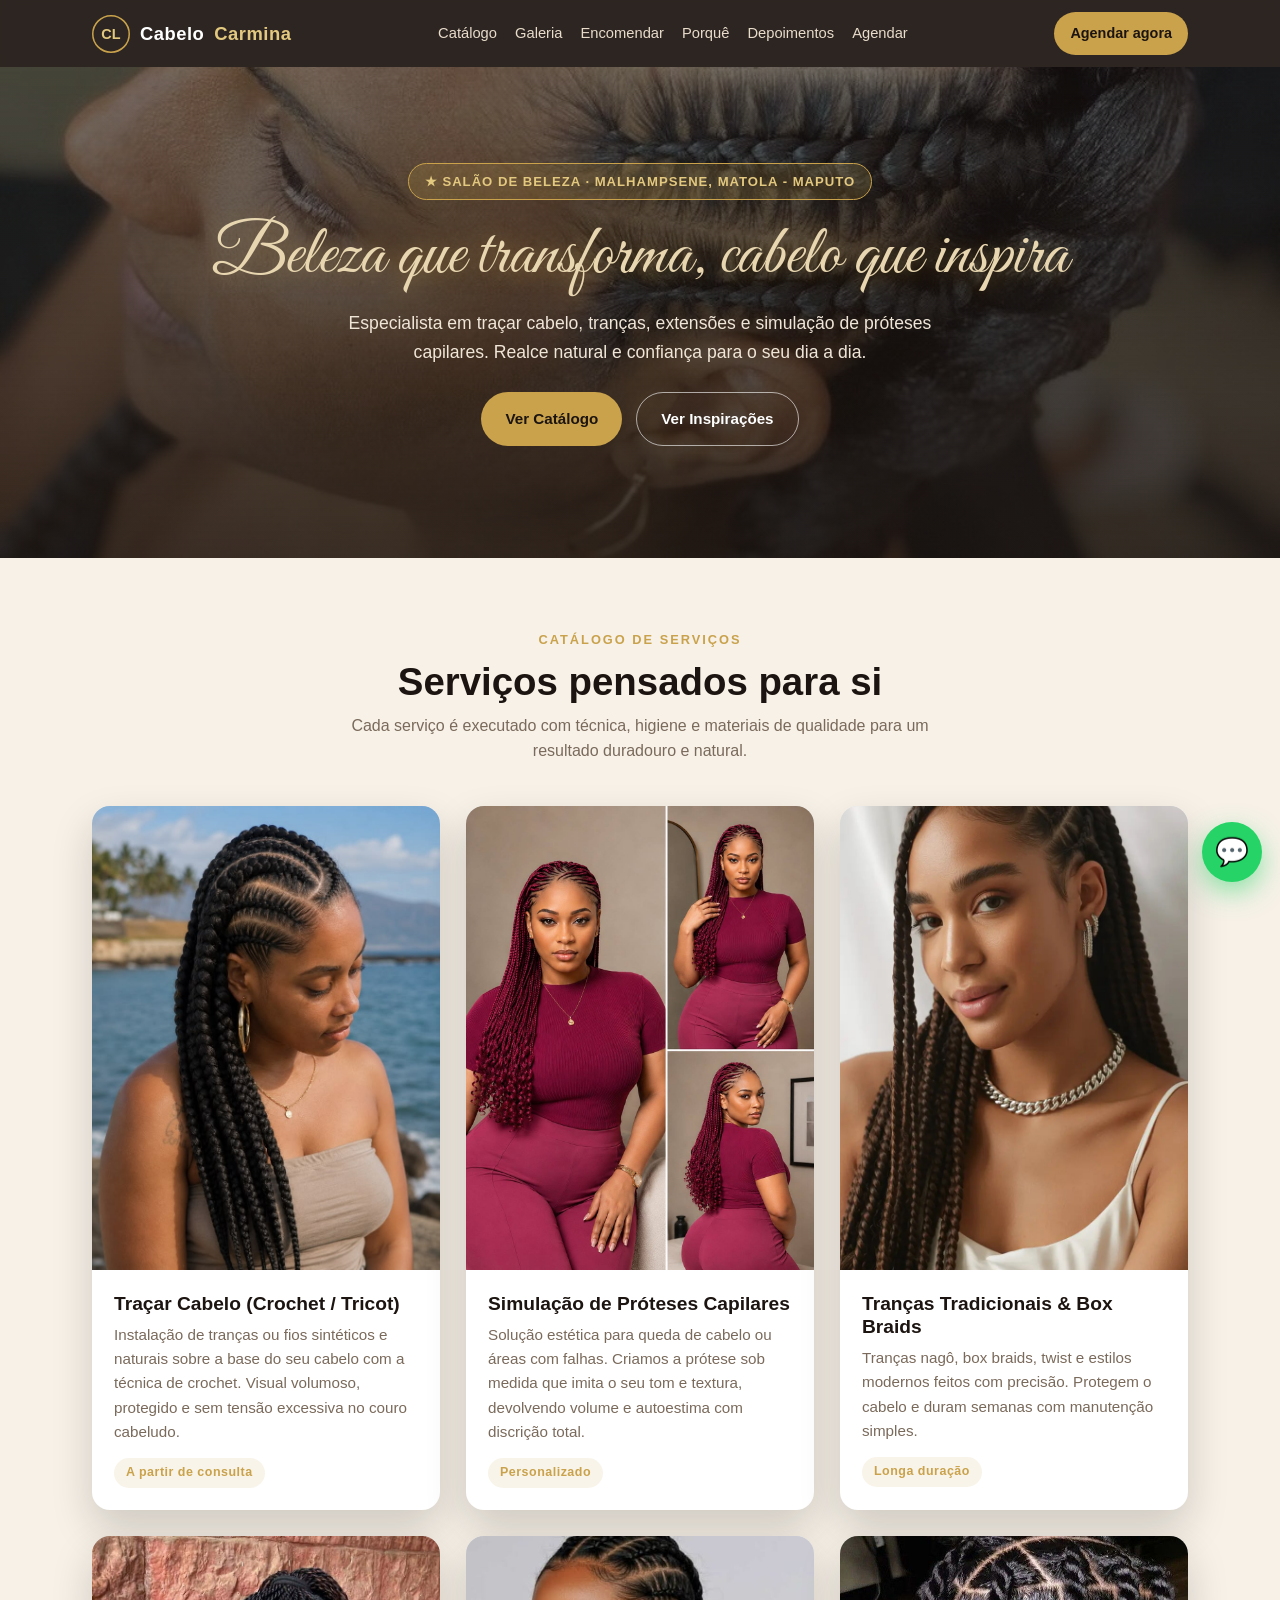
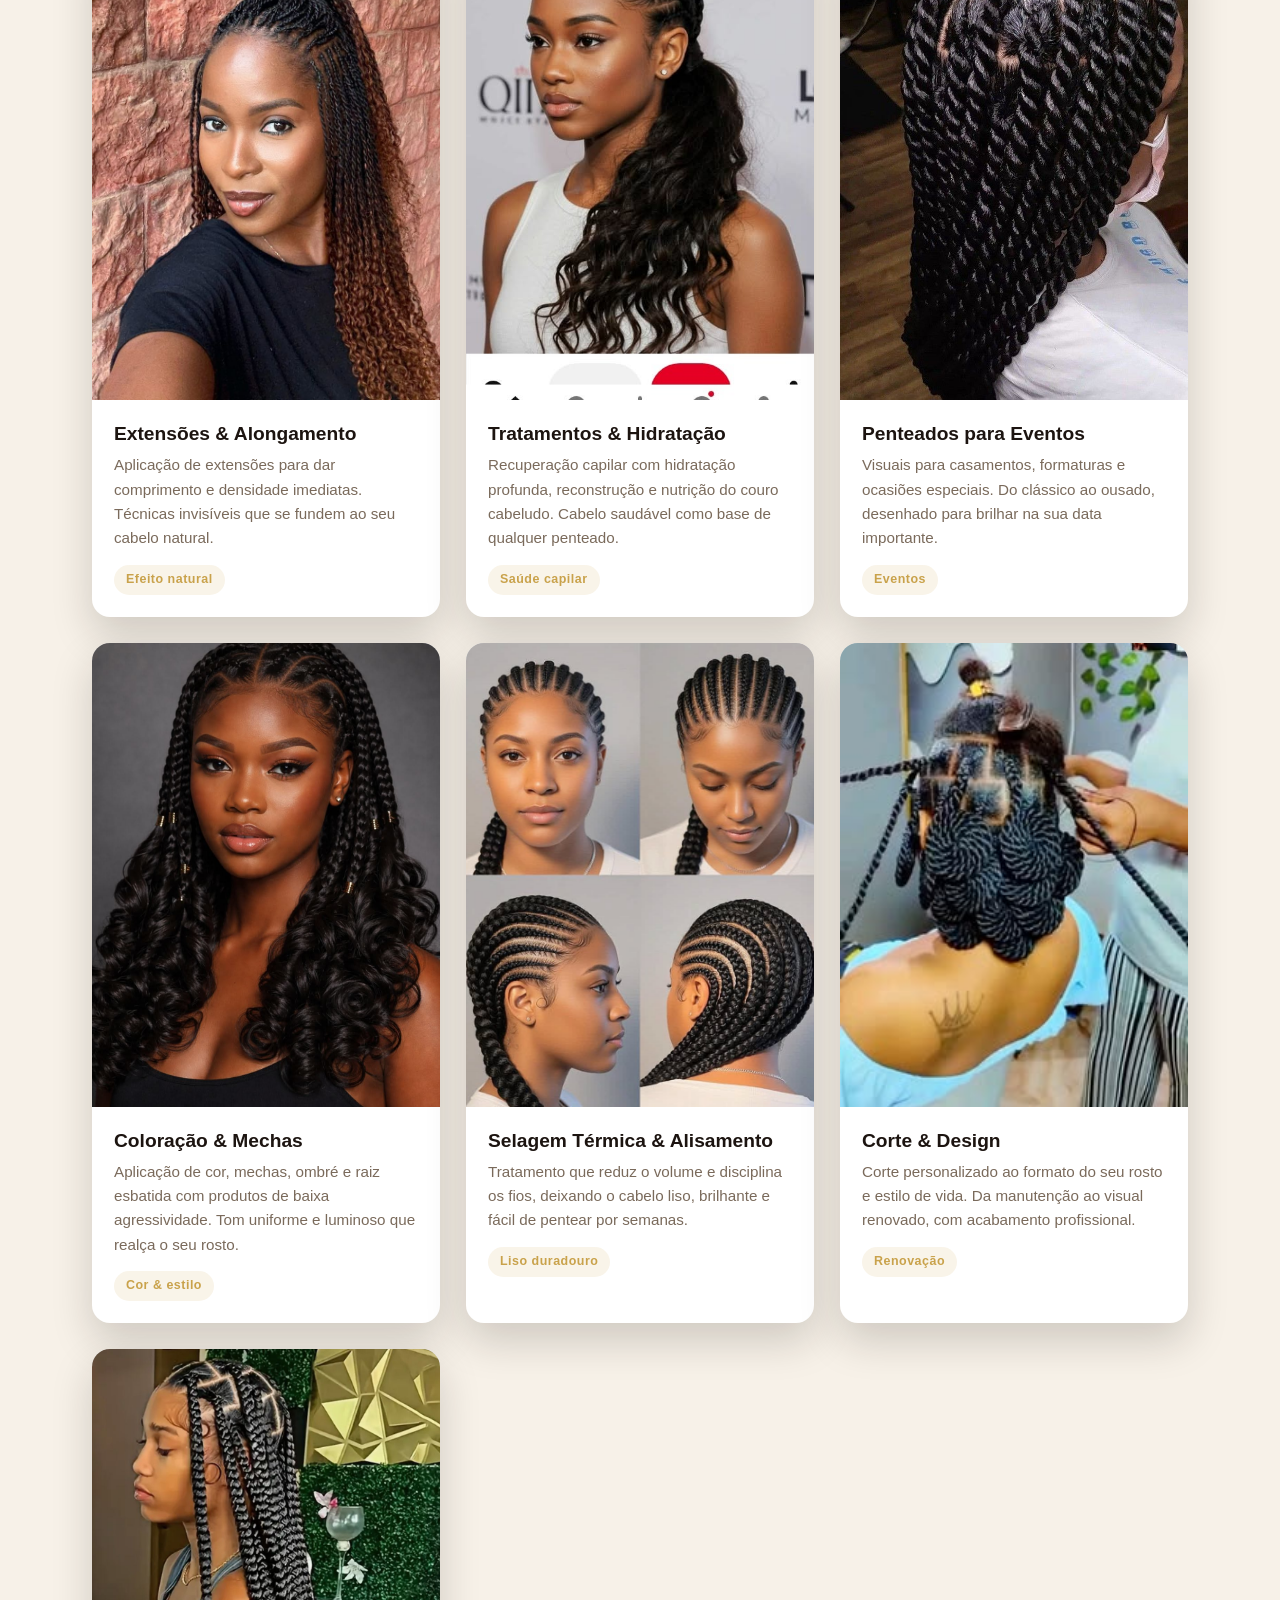
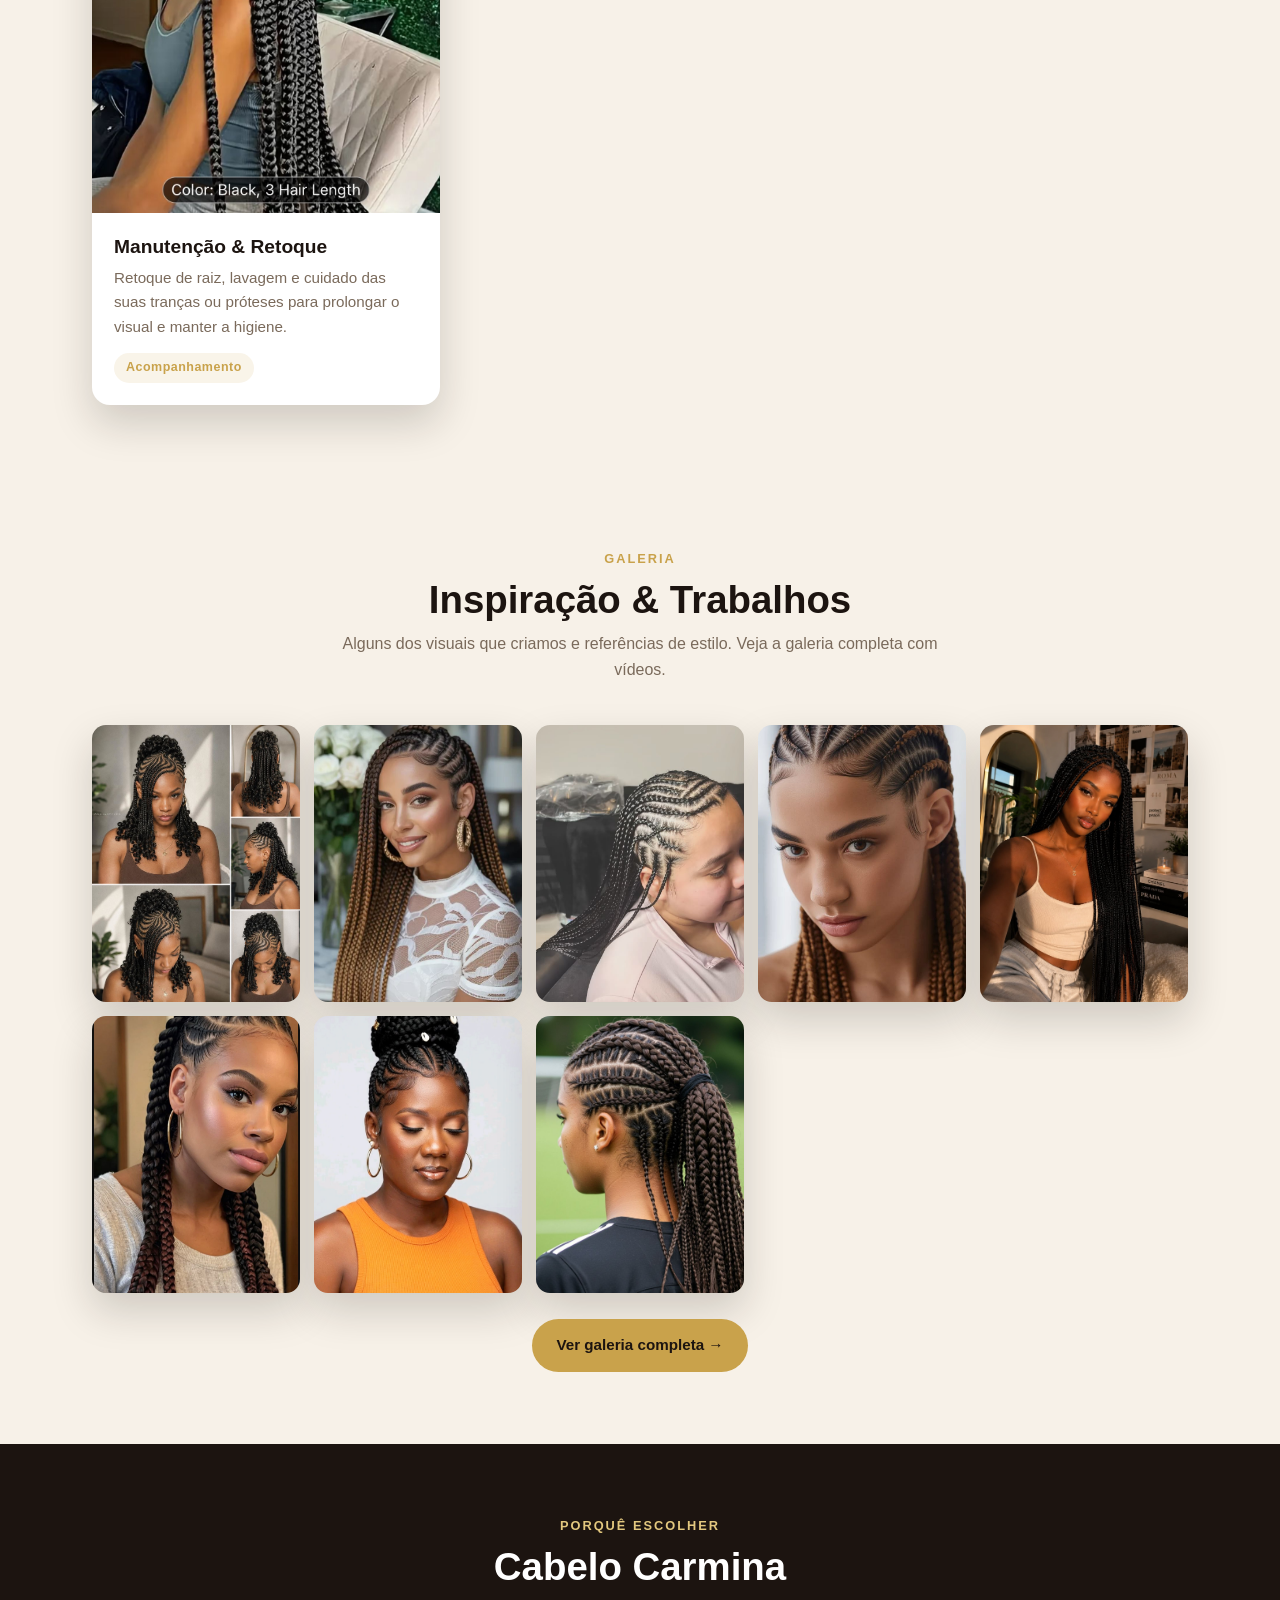
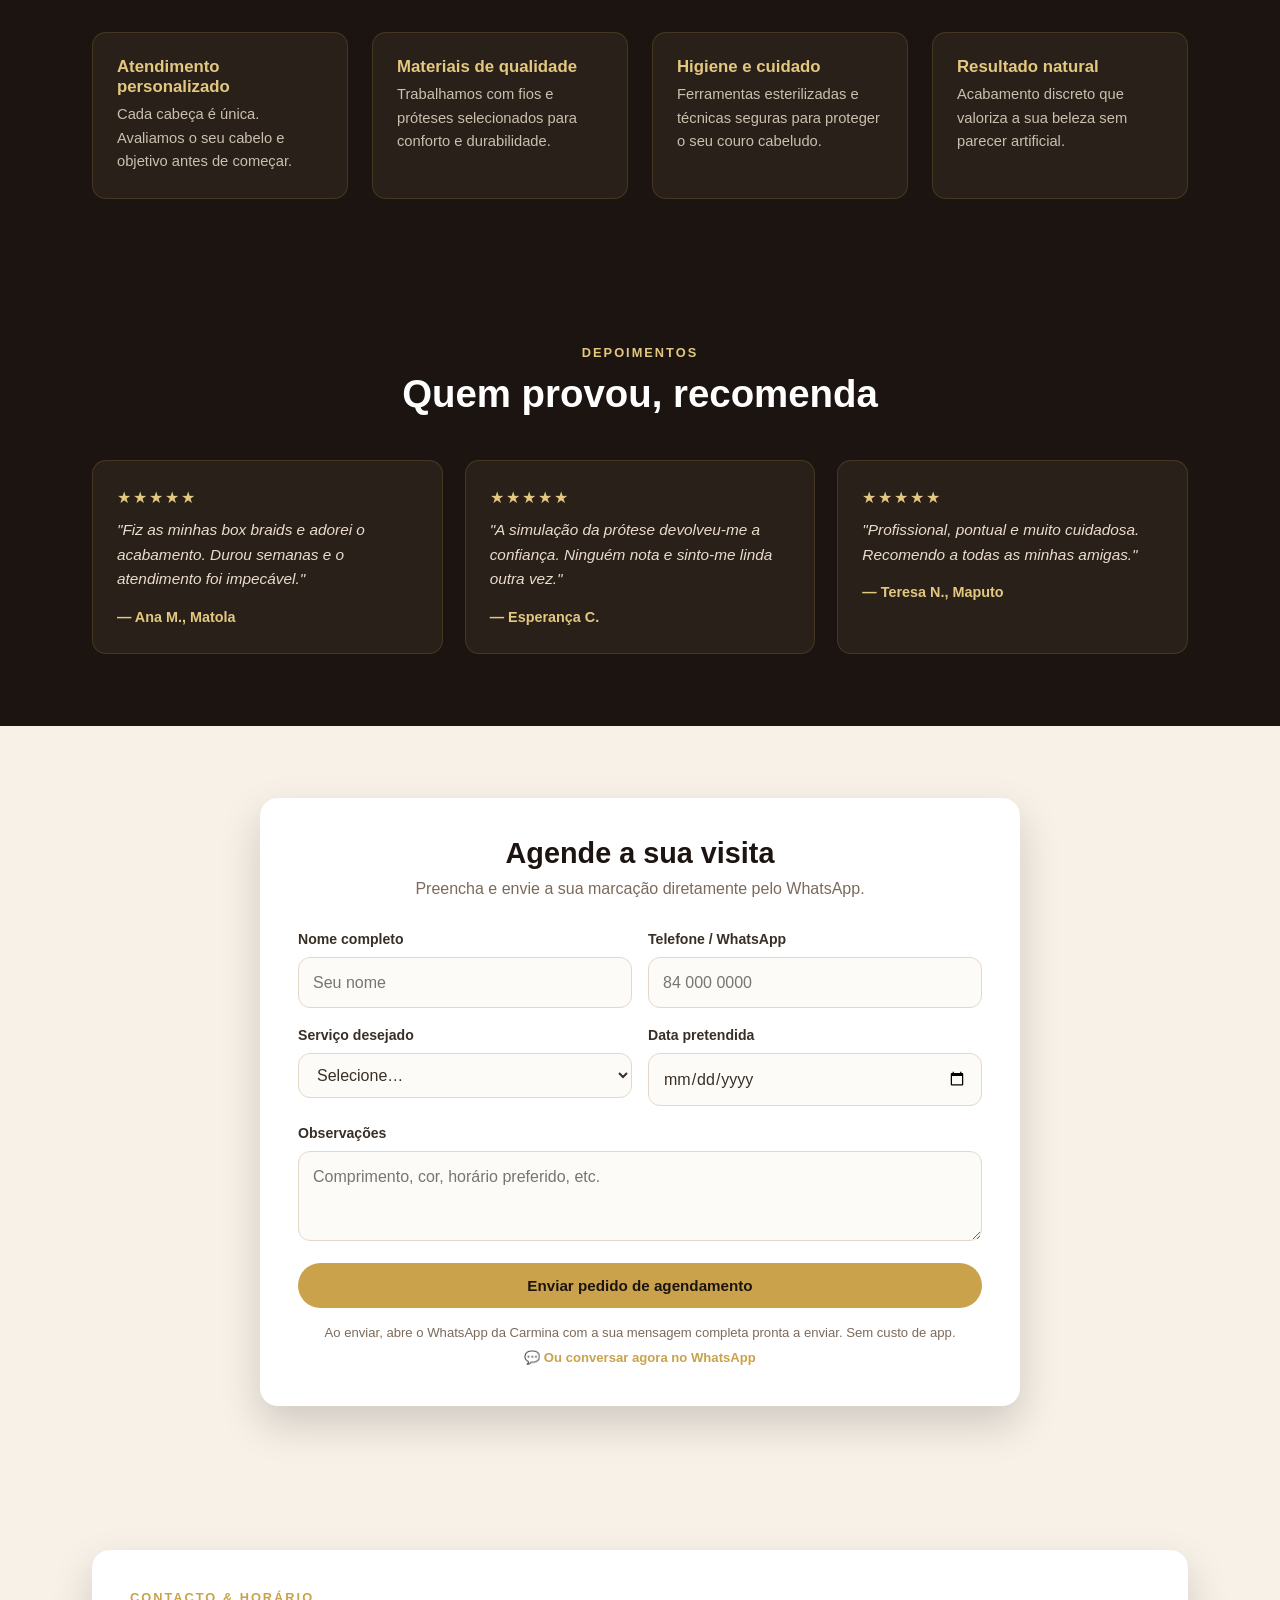
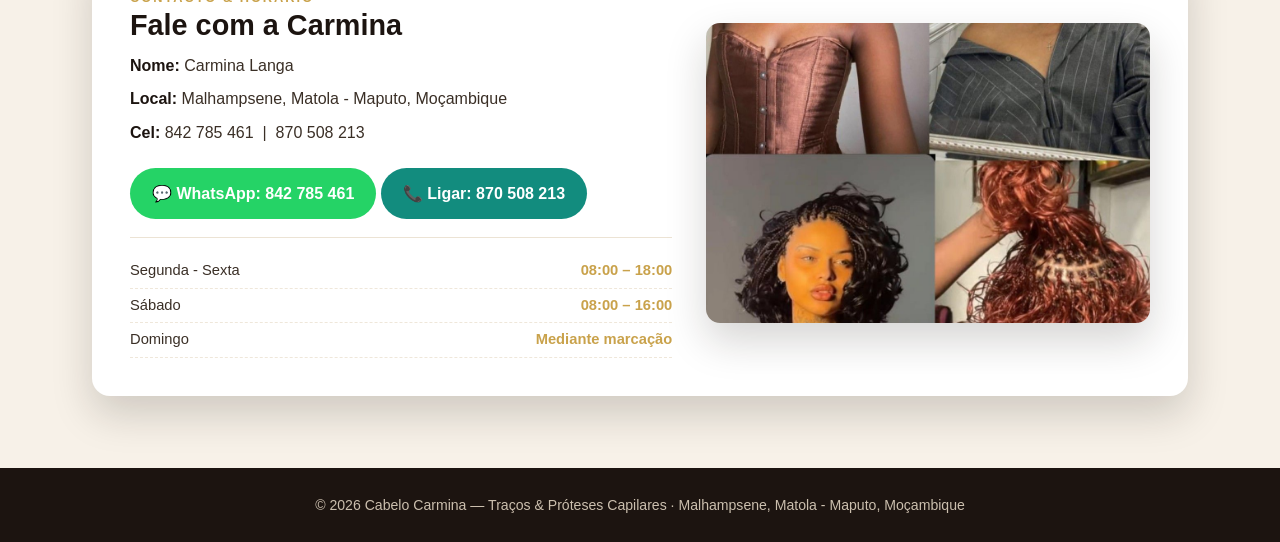
<file: index.html>
<!DOCTYPE html>
<html lang="pt">
<head>
<meta charset="UTF-8" />
<meta name="viewport" content="width=device-width, initial-scale=1.0" />
<title>Cabelo Carmina — Traços & Próteses Capilares | Matola - Maputo</title>
<meta name="description" content="Serviços profissionais de traçar cabelo, tranças, extensões e simulação de próteses capilares em Matola - Maputo. Carmina Langa." />
<link rel="preconnect" href="https://fonts.googleapis.com" />
<link rel="preconnect" href="https://fonts.gstatic.com" crossorigin />
<link href="https://fonts.googleapis.com/css2?family=Great+Vibes&display=swap" rel="stylesheet" />
<style>
  :root{
    --gold:#c9a24b;
    --gold-soft:#e3c87f;
    --dark:#1c1410;
    --dark2:#2a201a;
    --cream:#f7f1e8;
    --cream-dark:#e7d6b0;
    --ink:#3a2f26;
    --muted:#7a6a5b;
    --radius:18px;
    --shadow:0 18px 40px rgba(28,20,16,.18);
  }
  *{box-sizing:border-box;margin:0;padding:0}
  html{scroll-behavior:smooth}
  body{font-family:"Segoe UI",Helvetica,Arial,sans-serif;color:var(--ink);background:var(--cream);line-height:1.6}
  h1,h2,h3{line-height:1.2;color:var(--dark)}
  a{color:inherit;text-decoration:none}
  .wrap{max-width:1140px;margin:0 auto;padding:0 22px}

  header{position:sticky;top:0;z-index:50;background:rgba(28,20,16,.92);backdrop-filter:blur(8px);color:#fff}
  .nav{display:flex;align-items:center;justify-content:space-between;padding:12px 22px;max-width:1140px;margin:0 auto;gap:14px;flex-wrap:wrap}
  .brand{display:flex;align-items:center;gap:10px;font-weight:700;letter-spacing:.5px;font-size:1.15rem;color:#fff}
  .brand .logo{width:38px;height:38px;flex:0 0 auto}
  .brand span{color:var(--gold-soft)}
  .nav nav{display:flex;gap:18px;flex-wrap:wrap;font-size:.92rem}
  .nav nav a{color:#e9dccb}
  .nav nav a:hover{color:var(--gold-soft)}
  .nav a.cta{background:var(--gold);color:#1c1410;font-weight:700;padding:10px 16px;border-radius:999px;font-size:.9rem;white-space:nowrap}
  .nav a.cta:hover{background:var(--gold-soft)}

  .hero{position:relative;color:#fff;text-align:center;padding:96px 22px 112px;background:linear-gradient(180deg,rgba(28,20,16,.6),rgba(28,20,16,.85)),url("assets/imagens/15f6aeca9793449702054abd78677a57.jpg") center/cover no-repeat}
  .hero .badge{display:inline-flex;align-items:center;gap:8px;margin-bottom:18px;background:rgba(201,162,75,.18);border:1px solid var(--gold);color:var(--gold-soft);padding:7px 16px;border-radius:999px;font-size:.82rem;font-weight:700;letter-spacing:1px;text-transform:uppercase}
  .hero h1{font-size:clamp(2.4rem,6vw,4.4rem);margin-bottom:14px;color:var(--cream-dark);font-family:'Great Vibes',"Segoe Script","Brush Script MT",cursive;font-weight:400;line-height:1.1;text-shadow:0 2px 22px rgba(201,162,75,.45)}
  .hero h1 span{color:var(--cream-dark)}
  .hero p{max-width:640px;margin:0 auto 26px;font-size:1.1rem;color:#f0e6d8}
  .hero .actions{display:flex;gap:14px;justify-content:center;flex-wrap:wrap}
  .btn{display:inline-flex;align-items:center;gap:8px;padding:14px 24px;border-radius:999px;font-weight:700;font-size:.95rem}
  .btn-gold{background:var(--gold);color:#1c1410}
  .btn-gold:hover{background:var(--gold-soft)}
  .btn-ghost{border:1.5px solid rgba(255,255,255,.6);color:#fff}
  .btn-ghost:hover{background:rgba(255,255,255,.12)}

  section{padding:72px 0}
  .sec-head{text-align:center;margin-bottom:42px}
  .sec-head .kicker{color:var(--gold);font-weight:700;letter-spacing:2px;text-transform:uppercase;font-size:.8rem}
  .sec-head h2{font-size:clamp(1.6rem,3.5vw,2.4rem);margin:8px 0}
  .sec-head p{color:var(--muted);max-width:620px;margin:8px auto 0}

  .grid{display:grid;grid-template-columns:repeat(auto-fit,minmax(280px,1fr));gap:26px}
  .card{background:#fff;border-radius:var(--radius);overflow:hidden;box-shadow:var(--shadow);transition:transform .25s ease,box-shadow .25s ease;display:flex;flex-direction:column}
  .card:hover{transform:translateY(-6px);box-shadow:0 26px 50px rgba(28,20,16,.24)}
  .card .img{aspect-ratio:3/4;background:#ddd center/cover no-repeat}
  .card .body{padding:22px}
  .card .body h3{font-size:1.2rem;color:var(--dark);margin-bottom:8px}
  .card .body p{color:var(--muted);font-size:.95rem}
  .card .tag{display:inline-block;margin-top:14px;font-size:.78rem;font-weight:700;color:var(--gold);background:rgba(201,162,75,.12);padding:5px 12px;border-radius:999px;letter-spacing:.5px}

  .why{background:var(--dark);color:#f0e6d8}
  .why h2{color:#fff}
  .why .kicker{color:var(--gold-soft)}
  .why-grid{display:grid;grid-template-columns:repeat(auto-fit,minmax(220px,1fr));gap:24px;margin-top:20px}
  .feature{background:var(--dark2);border-radius:14px;padding:24px;border:1px solid rgba(201,162,75,.18)}
  .feature h3{color:var(--gold-soft);font-size:1.05rem;margin-bottom:6px}
  .feature p{color:#cbbfae;font-size:.92rem}

  .gallery-grid{display:grid;grid-template-columns:repeat(auto-fit,minmax(200px,1fr));gap:14px}
  .gallery-grid a{display:block;aspect-ratio:3/4;border-radius:14px;overflow:hidden;box-shadow:var(--shadow);background:#ddd center/cover no-repeat;transition:transform .25s ease}
  .gallery-grid a:hover{transform:scale(1.03)}

  .testi{background:var(--dark)}
  .testi h2{color:#fff}
  .testi .kicker{color:var(--gold-soft)}
  .testi-grid{display:grid;grid-template-columns:repeat(auto-fit,minmax(260px,1fr));gap:22px;margin-top:20px}
  .quote{background:var(--dark2);border-radius:14px;padding:24px;border:1px solid rgba(201,162,75,.18)}
  .quote p{color:#e9dccb;font-size:.96rem;font-style:italic}
  .quote .who{margin-top:14px;font-weight:700;color:var(--gold-soft);font-style:normal;font-size:.9rem}
  .stars{color:var(--gold-soft);letter-spacing:2px;margin-bottom:8px}

  .booking{background:var(--cream)}
  .form-box{background:#fff;border-radius:var(--radius);box-shadow:var(--shadow);padding:38px;max-width:760px;margin:0 auto}
  .form-box h2{font-size:1.8rem;margin-bottom:6px;text-align:center}
  .form-box .sub{text-align:center;color:var(--muted);margin-bottom:26px}
  .form-row{display:grid;grid-template-columns:1fr 1fr;gap:16px}
  .field{margin-bottom:16px;display:flex;flex-direction:column}
  .field label{font-weight:700;font-size:.88rem;margin-bottom:6px;color:var(--ink)}
  .field input,.field select,.field textarea{font:inherit;padding:12px 14px;border:1.5px solid #e3d8c8;border-radius:12px;background:#fdfbf7;color:var(--ink)}
  .field input:focus,.field select:focus,.field textarea:focus{outline:none;border-color:var(--gold)}
  .field textarea{resize:vertical;min-height:90px}
  .form-box .btn-gold{width:100%;justify-content:center;border:none;cursor:pointer;margin-top:6px}
  .form-note{text-align:center;color:var(--muted);font-size:.82rem;margin-top:14px}
  .ref-preview{background:rgba(201,162,75,.12);border:1px solid var(--gold);border-radius:14px;padding:16px;margin-bottom:18px;text-align:center}
  .ref-preview .kicker{color:var(--gold);font-weight:700;letter-spacing:2px;text-transform:uppercase;font-size:.75rem}
  .ref-preview img,.ref-preview video{max-width:220px;max-height:240px;border-radius:12px;margin-top:10px;box-shadow:var(--shadow)}
  .ref-preview p{font-size:.85rem;color:var(--muted);margin-top:6px}

  .contact-box{background:#fff;border-radius:var(--radius);box-shadow:var(--shadow);padding:38px;display:grid;grid-template-columns:1.1fr .9fr;gap:34px;align-items:center}
  .contact-box h2{font-size:1.8rem;margin-bottom:10px}
  .contact-box .info p{margin:8px 0;color:var(--ink);font-size:1rem}
  .contact-box .info strong{color:var(--dark)}
  .wa{display:inline-flex;align-items:center;gap:10px;margin-top:14px;background:#25D366;color:#fff;font-weight:700;padding:13px 22px;border-radius:999px}
  .wa:hover{opacity:.92}
  .wa.alt{background:#128C7E;margin-left:0}
  .hours{margin-top:18px;border-top:1px solid #ece3d4;padding-top:16px}
  .hours li{list-style:none;display:flex;justify-content:space-between;padding:5px 0;font-size:.92rem;border-bottom:1px dashed #efe7da}
  .hours li span:last-child{color:var(--gold);font-weight:700}
  .portrait{height:300px;border-radius:14px;background:url("assets/imagens/3a85e2c7aff9430f6a7af488f10452bd.jpg") center/cover no-repeat;box-shadow:var(--shadow)}

  footer{background:var(--dark);color:#cbbfae;text-align:center;padding:26px 22px;font-size:.88rem}

  .fab{position:fixed;right:18px;bottom:18px;z-index:90;width:60px;height:60px;border-radius:50%;background:#25D366;color:#fff;display:flex;align-items:center;justify-content:center;font-size:1.7rem;box-shadow:0 10px 26px rgba(37,211,102,.5);text-decoration:none}
  .fab:hover{transform:scale(1.06)}

  @media(max-width:720px){
    .contact-box{grid-template-columns:1fr}
    .portrait{order:-1;height:240px}
    .form-row{grid-template-columns:1fr}
    .nav nav{display:none}
  }
</style>
</head>
<body>

<header>
  <div class="nav">
    <div class="brand">
      <svg class="logo" viewBox="0 0 100 100" aria-hidden="true">
        <circle cx="50" cy="50" r="48" fill="none" stroke="#c9a24b" stroke-width="4"/>
        <text x="50" y="62" text-anchor="middle" font-family="Segoe UI, Arial" font-size="38" font-weight="700" fill="#e3c87f">CL</text>
      </svg>
      Cabelo <span>Carmina</span>
    </div>
    <nav>
      <a href="#catalogo">Catálogo</a>
      <a href="galeria.html">Galeria</a>
      <a href="pedido.html">Encomendar</a>
      <a href="#porque">Porquê</a>
      <a href="#depoimentos">Depoimentos</a>
      <a href="#agendar">Agendar</a>
    </nav>
    <a class="cta" href="#agendar">Agendar agora</a>
  </div>
</header>

<section class="hero">
  <div class="badge">★ Salão de Beleza · Malhampsene, Matola - Maputo</div>
  <h1>Beleza que <span>transforma</span>, cabelo que inspira</h1>
  <p>Especialista em traçar cabelo, tranças, extensões e simulação de próteses capilares. Realce natural e confiança para o seu dia a dia.</p>
  <div class="actions">
    <a class="btn btn-gold" href="#catalogo">Ver Catálogo</a>
    <a class="btn btn-ghost" href="galeria.html">Ver Inspirações</a>
  </div>
</section>

<section id="catalogo">
  <div class="wrap">
    <div class="sec-head">
      <div class="kicker">Catálogo de Serviços</div>
      <h2>Serviços pensados para si</h2>
      <p>Cada serviço é executado com técnica, higiene e materiais de qualidade para um resultado duradouro e natural.</p>
    </div>

    <div class="grid">
      <article class="card">
        <div class="img" style="background-image:url('assets/imagens/0026cfc5c7cf5a156cc307e97156dec2.jpg')"></div>
        <div class="body">
          <h3>Traçar Cabelo (Crochet / Tricot)</h3>
          <p>Instalação de tranças ou fios sintéticos e naturais sobre a base do seu cabelo com a técnica de crochet. Visual volumoso, protegido e sem tensão excessiva no couro cabeludo.</p>
          <span class="tag">A partir de consulta</span>
        </div>
      </article>

      <article class="card">
        <div class="img" style="background-image:url('assets/imagens/01e08757dc973bbed43af0862d8c7d00.jpg')"></div>
        <div class="body">
          <h3>Simulação de Próteses Capilares</h3>
          <p>Solução estética para queda de cabelo ou áreas com falhas. Criamos a prótese sob medida que imita o seu tom e textura, devolvendo volume e autoestima com discrição total.</p>
          <span class="tag">Personalizado</span>
        </div>
      </article>

      <article class="card">
        <div class="img" style="background-image:url('assets/imagens/03f135712a6a2e2bc8f879690180e1c2.jpg')"></div>
        <div class="body">
          <h3>Tranças Tradicionais & Box Braids</h3>
          <p>Tranças nagô, box braids, twist e estilos modernos feitos com precisão. Protegem o cabelo e duram semanas com manutenção simples.</p>
          <span class="tag">Longa duração</span>
        </div>
      </article>

      <article class="card">
        <div class="img" style="background-image:url('assets/imagens/03f46e397d53077a8f29f586532d8282.jpg')"></div>
        <div class="body">
          <h3>Extensões & Alongamento</h3>
          <p>Aplicação de extensões para dar comprimento e densidade imediatas. Técnicas invisíveis que se fundem ao seu cabelo natural.</p>
          <span class="tag">Efeito natural</span>
        </div>
      </article>

      <article class="card">
        <div class="img" style="background-image:url('assets/imagens/04679ec09ea4aacabbf5d6915aa35b7a.jpg')"></div>
        <div class="body">
          <h3>Tratamentos & Hidratação</h3>
          <p>Recuperação capilar com hidratação profunda, reconstrução e nutrição do couro cabeludo. Cabelo saudável como base de qualquer penteado.</p>
          <span class="tag">Saúde capilar</span>
        </div>
      </article>

      <article class="card">
        <div class="img" style="background-image:url('assets/imagens/06dac3e899e578c18e467fa2cff62f72.jpg')"></div>
        <div class="body">
          <h3>Penteados para Eventos</h3>
          <p>Visuais para casamentos, formaturas e ocasiões especiais. Do clássico ao ousado, desenhado para brilhar na sua data importante.</p>
          <span class="tag">Eventos</span>
        </div>
      </article>

      <article class="card">
        <div class="img" style="background-image:url('assets/imagens/08b6ac6ea23695bc6f5586986917f11d.jpg')"></div>
        <div class="body">
          <h3>Coloração & Mechas</h3>
          <p>Aplicação de cor, mechas, ombré e raiz esbatida com produtos de baixa agressividade. Tom uniforme e luminoso que realça o seu rosto.</p>
          <span class="tag">Cor & estilo</span>
        </div>
      </article>

      <article class="card">
        <div class="img" style="background-image:url('assets/imagens/093739ff91c25d8ace76bab35050adaf.jpg')"></div>
        <div class="body">
          <h3>Selagem Térmica & Alisamento</h3>
          <p>Tratamento que reduz o volume e disciplina os fios, deixando o cabelo liso, brilhante e fácil de pentear por semanas.</p>
          <span class="tag">Liso duradouro</span>
        </div>
      </article>

      <article class="card">
        <div class="img" style="background-image:url('assets/imagens/0a47e29134426c4513fa7642befd2773.jpg')"></div>
        <div class="body">
          <h3>Corte & Design</h3>
          <p>Corte personalizado ao formato do seu rosto e estilo de vida. Da manutenção ao visual renovado, com acabamento profissional.</p>
          <span class="tag">Renovação</span>
        </div>
      </article>

      <article class="card">
        <div class="img" style="background-image:url('assets/imagens/0b440460fbbcc0842d40904b97cc9ca5.jpg')"></div>
        <div class="body">
          <h3>Manutenção & Retoque</h3>
          <p>Retoque de raiz, lavagem e cuidado das suas tranças ou próteses para prolongar o visual e manter a higiene.</p>
          <span class="tag">Acompanhamento</span>
        </div>
      </article>
    </div>
  </div>
</section>

<section id="galeria">
  <div class="wrap">
    <div class="sec-head">
      <div class="kicker">Galeria</div>
      <h2>Inspiração & Trabalhos</h2>
      <p>Alguns dos visuais que criamos e referências de estilo. Veja a galeria completa com vídeos.</p>
    </div>
    <div class="gallery-grid">
      <a href="galeria.html" style="background-image:url('assets/imagens/0b4d5327d2ce7e52298f0efa924f9893.jpg')"></a>
      <a href="galeria.html" style="background-image:url('assets/imagens/0c9b5bb2f9fc3989eb2c1b1c847cc650.jpg')"></a>
      <a href="galeria.html" style="background-image:url('assets/imagens/12c5b5bcc2676963cd1b6ba6b14d868e.jpg')"></a>
      <a href="galeria.html" style="background-image:url('assets/imagens/132b0667ae29cd703960db3ee1979bb5.jpg')"></a>
      <a href="galeria.html" style="background-image:url('assets/imagens/161dcf51394a3ee1f617fb9989bfbf7a.jpg')"></a>
      <a href="galeria.html" style="background-image:url('assets/imagens/18d984fd57ee53a58f8e0739700f9366.jpg')"></a>
      <a href="galeria.html" style="background-image:url('assets/imagens/1abf3b3e2f336c6a66d7727b56625449.jpg')"></a>
      <a href="galeria.html" style="background-image:url('assets/imagens/21777facedbab7ad92beb284ebc9bb15.jpg')"></a>
    </div>
    <div style="text-align:center;margin-top:26px">
      <a class="btn btn-gold" href="galeria.html">Ver galeria completa →</a>
    </div>
  </div>
</section>

<section class="why" id="porque">
  <div class="wrap">
    <div class="sec-head">
      <div class="kicker">Porquê escolher</div>
      <h2>Cabelo Carmina</h2>
    </div>
    <div class="why-grid">
      <div class="feature">
        <h3>Atendimento personalizado</h3>
        <p>Cada cabeça é única. Avaliamos o seu cabelo e objetivo antes de começar.</p>
      </div>
      <div class="feature">
        <h3>Materiais de qualidade</h3>
        <p>Trabalhamos com fios e próteses selecionados para conforto e durabilidade.</p>
      </div>
      <div class="feature">
        <h3>Higiene e cuidado</h3>
        <p>Ferramentas esterilizadas e técnicas seguras para proteger o seu couro cabeludo.</p>
      </div>
      <div class="feature">
        <h3>Resultado natural</h3>
        <p>Acabamento discreto que valoriza a sua beleza sem parecer artificial.</p>
      </div>
    </div>
  </div>
</section>

<section class="testi" id="depoimentos">
  <div class="wrap">
    <div class="sec-head">
      <div class="kicker">Depoimentos</div>
      <h2>Quem provou, recomenda</h2>
    </div>
    <div class="testi-grid">
      <div class="quote">
        <div class="stars">★★★★★</div>
        <p>"Fiz as minhas box braids e adorei o acabamento. Durou semanas e o atendimento foi impecável."</p>
        <div class="who">— Ana M., Matola</div>
      </div>
      <div class="quote">
        <div class="stars">★★★★★</div>
        <p>"A simulação da prótese devolveu-me a confiança. Ninguém nota e sinto-me linda outra vez."</p>
        <div class="who">— Esperança C.</div>
      </div>
      <div class="quote">
        <div class="stars">★★★★★</div>
        <p>"Profissional, pontual e muito cuidadosa. Recomendo a todas as minhas amigas."</p>
        <div class="who">— Teresa N., Maputo</div>
      </div>
    </div>
  </div>
</section>

<section class="booking" id="agendar">
  <div class="wrap">
    <div class="form-box">
      <h2>Agende a sua visita</h2>
      <p class="sub">Preencha e envie a sua marcação diretamente pelo WhatsApp.</p>
      <div id="refPreview" class="ref-preview" style="display:none"></div>
      <form id="bookingForm">
        <div class="form-row">
          <div class="field">
            <label for="nome">Nome completo</label>
            <input id="nome" name="nome" type="text" required placeholder="Seu nome" />
          </div>
          <div class="field">
            <label for="telefone">Telefone / WhatsApp</label>
            <input id="telefone" name="telefone" type="tel" required placeholder="84 000 0000" />
          </div>
        </div>
        <div class="form-row">
          <div class="field">
            <label for="servico">Serviço desejado</label>
            <select id="servico" name="servico" required>
              <option value="">Selecione…</option>
              <option>Traçar Cabelo (Crochet)</option>
              <option>Simulação de Próteses Capilares</option>
              <option>Tranças & Box Braids</option>
              <option>Extensões & Alongamento</option>
              <option>Tratamentos & Hidratação</option>
              <option>Penteados para Eventos</option>
              <option>Coloração & Mechas</option>
              <option>Selagem & Alisamento</option>
              <option>Corte & Design</option>
              <option>Manutenção & Retoque</option>
              <option>Outro / Consulta</option>
            </select>
          </div>
          <div class="field">
            <label for="data">Data pretendida</label>
            <input id="data" name="data" type="date" required />
          </div>
        </div>
        <div class="field">
          <label for="obs">Observações</label>
          <textarea id="obs" name="obs" placeholder="Comprimento, cor, horário preferido, etc."></textarea>
        </div>
        <button class="btn btn-gold" type="submit">Enviar pedido de agendamento</button>
        <p class="form-note">Ao enviar, abre o WhatsApp da Carmina com a sua mensagem completa pronta a enviar. Sem custo de app.</p>
        <p class="form-note" style="margin-top:4px"><a href="https://wa.me/258842785461" target="_blank" rel="noopener" style="color:var(--gold);font-weight:700">💬 Ou conversar agora no WhatsApp</a></p>
      </form>
    </div>
  </div>
</section>

<section class="contact" id="contato">
  <div class="wrap">
    <div class="contact-box">
      <div class="info">
        <div class="kicker" style="color:var(--gold);font-weight:700;letter-spacing:2px;text-transform:uppercase;font-size:.8rem">Contacto & Horário</div>
        <h2>Fale com a Carmina</h2>
        <p><strong>Nome:</strong> Carmina Langa</p>
        <p><strong>Local:</strong> Malhampsene, Matola - Maputo, Moçambique</p>
        <p><strong>Cel:</strong> 842 785 461 &nbsp;|&nbsp; 870 508 213</p>
        <a class="wa" href="https://wa.me/258842785461" target="_blank" rel="noopener">💬 WhatsApp: 842 785 461</a>
        <a class="wa alt" href="tel:870508213" target="_blank" rel="noopener">📞 Ligar: 870 508 213</a>
        <ul class="hours">
          <li><span>Segunda - Sexta</span><span>08:00 – 18:00</span></li>
          <li><span>Sábado</span><span>08:00 – 16:00</span></li>
          <li><span>Domingo</span><span>Mediante marcação</span></li>
        </ul>
      </div>
      <div class="portrait"></div>
    </div>
  </div>
</section>

<footer>
  © <span id="year"></span> Cabelo Carmina — Traços & Próteses Capilares · Malhampsene, Matola - Maputo, Moçambique
</footer>

<a class="fab" href="https://wa.me/258842785461" target="_blank" rel="noopener" title="Conversar no WhatsApp" aria-label="Conversar no WhatsApp">💬</a>

<script>
  document.getElementById('year').textContent = new Date().getFullYear();

  // Estilo escolhido na galeria (?ref=...)
  var refMedia = new URLSearchParams(location.search).get('ref');
  if(refMedia){
    refMedia = decodeURIComponent(refMedia);
    var fname = refMedia.split('/').pop();
    var isVid = /\.(mp4|webm|ogg)$/i.test(refMedia);
    var media = isVid
      ? '<video src="'+refMedia+'" controls></video>'
      : '<img src="'+refMedia+'" alt="Estilo escolhido" />';
    var box = document.getElementById('refPreview');
    box.innerHTML = '<div class="kicker">Estilo escolhido</div>' + media + '<p>'+fname+'</p>';
    box.style.display = 'block';
  }

  document.getElementById('bookingForm').addEventListener('submit', async function(e){
    e.preventDefault();
    var nome = document.getElementById('nome').value.trim();
    var tel = document.getElementById('telefone').value.trim();
    var serv = document.getElementById('servico').value;
    var data = document.getElementById('data').value;
    var obs = document.getElementById('obs').value.trim();

    var plain = "Olá Carmina! Quero agendar um serviço.\n\n"
      + "Nome: " + nome + "\n"
      + (serv ? "Serviço: " + serv + "\n" : "")
      + "Data: " + data + "\n"
      + "Telefone: " + tel + "\n"
      + (refMedia ? "Estilo escolhido: " + refMedia.split('/').pop() + "\n" : "")
      + (obs ? "Obs: " + obs + "\n" : "");
    var enc = encodeURIComponent(plain);

    // Telemóvel: anexa a foto/vídeo diretamente no WhatsApp
    if(refMedia && navigator.canShare){
      try{
        var blob = await fetch(refMedia).then(function(r){ return r.blob(); });
        var mime = isVid ? 'video/mp4' : 'image/jpeg';
        var file = new File([blob], fname, {type:mime});
        if(navigator.canShare({files:[file]})){
          await navigator.share({files:[file], text:plain});
          return;
        }
      }catch(err){ /* fallback abaixo */ }
    }
    window.location.href = "https://wa.me/258842785461?text=" + enc;
  });
</script>
</body>
</html>
</file>
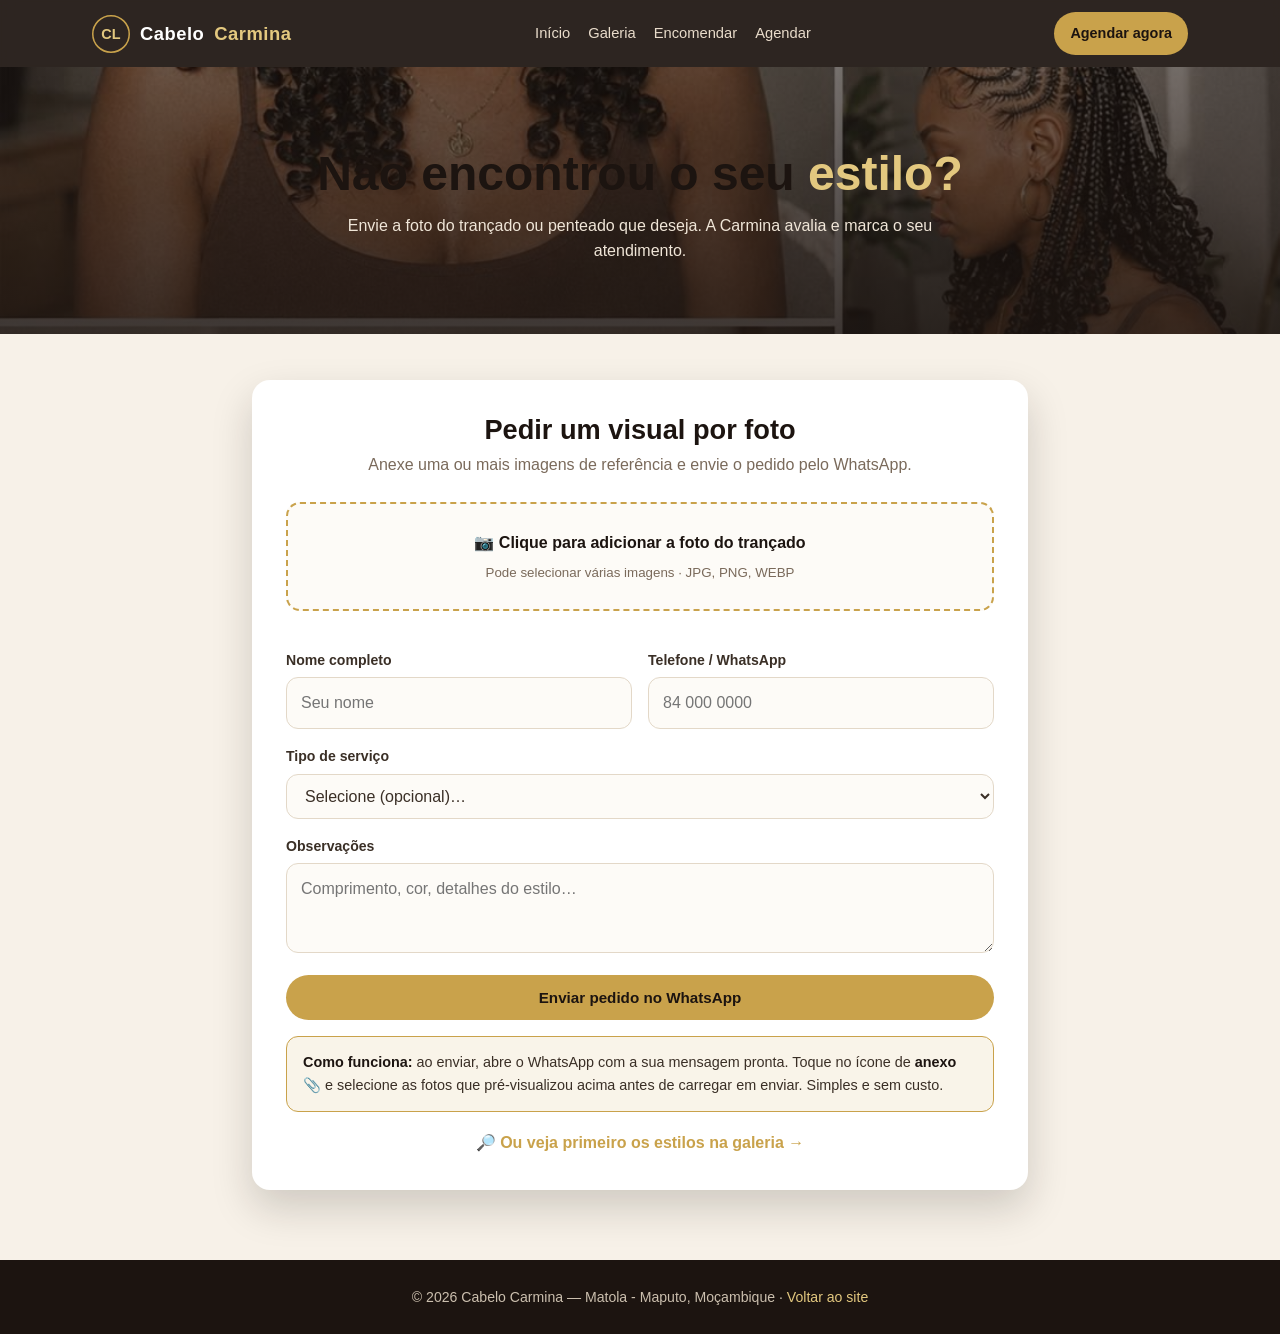
<file: pedido.html>
<!DOCTYPE html>
<html lang="pt">
<head>
<meta charset="UTF-8" />
<meta name="viewport" content="width=device-width, initial-scale=1.0" />
<title>Encomendar Visual · Cabelo Carmina</title>
<meta name="description" content="Não encontrou o estilo? Envie a foto de referência do seu trançado e agende com a Carmina." />
<style>
  :root{
    --gold:#c9a24b;--gold-soft:#e3c87f;--dark:#1c1410;--dark2:#2a201a;
    --cream:#f7f1e8;--ink:#3a2f26;--muted:#7a6a5b;--radius:18px;--shadow:0 18px 40px rgba(28,20,16,.18);
  }
  *{box-sizing:border-box;margin:0;padding:0}
  html{scroll-behavior:smooth}
  body{font-family:"Segoe UI",Helvetica,Arial,sans-serif;color:var(--ink);background:var(--cream);line-height:1.6}
  h1,h2,h3{line-height:1.2;color:var(--dark)}
  a{color:inherit;text-decoration:none}
  .wrap{max-width:820px;margin:0 auto;padding:0 22px}

  header{position:sticky;top:0;z-index:50;background:rgba(28,20,16,.92);backdrop-filter:blur(8px);color:#fff}
  .nav{display:flex;align-items:center;justify-content:space-between;padding:12px 22px;max-width:1140px;margin:0 auto;gap:14px;flex-wrap:wrap}
  .brand{display:flex;align-items:center;gap:10px;font-weight:700;letter-spacing:.5px;font-size:1.15rem;color:#fff}
  .brand .logo{width:38px;height:38px}
  .brand span{color:var(--gold-soft)}
  .nav nav{display:flex;gap:18px;flex-wrap:wrap;font-size:.92rem}
  .nav nav a{color:#e9dccb}
  .nav nav a:hover{color:var(--gold-soft)}
  .nav a.cta{background:var(--gold);color:#1c1410;font-weight:700;padding:10px 16px;border-radius:999px;font-size:.9rem;white-space:nowrap}
  .nav a.cta:hover{background:var(--gold-soft)}

  .hero{position:relative;color:#fff;text-align:center;padding:78px 22px 70px;background:linear-gradient(180deg,rgba(28,20,16,.6),rgba(28,20,16,.85)),url("assets/imagens/0b4d5327d2ce7e52298f0efa924f9893.jpg") center/cover no-repeat}
  .hero h1{font-size:clamp(1.9rem,4.5vw,3rem);margin-bottom:10px}
  .hero h1 span{color:var(--gold-soft)}
  .hero p{max-width:600px;margin:0 auto;color:#f0e6d8}

  section{padding:46px 0 70px}
  .form-box{background:#fff;border-radius:var(--radius);box-shadow:var(--shadow);padding:34px}
  .form-box h2{font-size:1.7rem;margin-bottom:6px;text-align:center}
  .form-box .sub{text-align:center;color:var(--muted);margin-bottom:24px}

  .drop{border:2px dashed var(--gold);border-radius:14px;padding:26px;text-align:center;background:#fdfbf7;cursor:pointer;transition:background .2s ease}
  .drop:hover{background:#f6efe2}
  .drop strong{color:var(--dark)}
  .drop small{display:block;color:var(--muted);margin-top:6px}

  .previews{display:grid;grid-template-columns:repeat(auto-fill,minmax(110px,1fr));gap:10px;margin-top:16px}
  .previews .p{position:relative;border-radius:10px;overflow:hidden;box-shadow:var(--shadow);aspect-ratio:1;background:#ddd}
  .previews .p img{width:100%;height:100%;object-fit:cover;display:block}
  .previews .p button{position:absolute;top:4px;right:4px;width:24px;height:24px;border:none;border-radius:50%;background:rgba(28,20,16,.8);color:#fff;cursor:pointer;font-size:.9rem;line-height:24px}

  .form-row{display:grid;grid-template-columns:1fr 1fr;gap:16px}
  .field{margin-bottom:16px;display:flex;flex-direction:column}
  .field label{font-weight:700;font-size:.88rem;margin-bottom:6px;color:var(--ink)}
  .field input,.field select,.field textarea{font:inherit;padding:12px 14px;border:1.5px solid #e3d8c8;border-radius:12px;background:#fdfbf7;color:var(--ink)}
  .field input:focus,.field select:focus,.field textarea:focus{outline:none;border-color:var(--gold)}
  .field textarea{resize:vertical;min-height:90px}

  .btn{display:inline-flex;align-items:center;justify-content:center;gap:8px;padding:14px 24px;border-radius:999px;font-weight:700;font-size:.95rem}
  .btn-gold{background:var(--gold);color:#1c1410;border:none;cursor:pointer;width:100%;margin-top:6px}
  .btn-gold:hover{background:var(--gold-soft)}
  .tip{background:rgba(201,162,75,.12);border:1px solid var(--gold);border-radius:12px;padding:14px 16px;font-size:.9rem;color:var(--ink);margin-top:16px}
  .tip b{color:var(--dark)}

  .link-gal{text-align:center;margin-top:18px}
  .link-gal a{color:var(--gold);font-weight:700}

  footer{background:var(--dark);color:#cbbfae;text-align:center;padding:26px 22px;font-size:.88rem}
  @media(max-width:720px){.form-row{grid-template-columns:1fr}.nav nav{display:none}}
</style>
</head>
<body>

<header>
  <div class="nav">
    <div class="brand">
      <svg class="logo" viewBox="0 0 100 100" aria-hidden="true">
        <circle cx="50" cy="50" r="48" fill="none" stroke="#c9a24b" stroke-width="4"/>
        <text x="50" y="62" text-anchor="middle" font-family="Segoe UI, Arial" font-size="38" font-weight="700" fill="#e3c87f">CL</text>
      </svg>
      Cabelo <span>Carmina</span>
    </div>
    <nav>
      <a href="index.html">Início</a>
      <a href="galeria.html">Galeria</a>
      <a href="pedido.html">Encomendar</a>
      <a href="index.html#agendar">Agendar</a>
    </nav>
    <a class="cta" href="index.html#agendar">Agendar agora</a>
  </div>
</header>

<section class="hero">
  <h1>Não encontrou o seu <span>estilo?</span></h1>
  <p>Envie a foto do trançado ou penteado que deseja. A Carmina avalia e marca o seu atendimento.</p>
</section>

<section>
  <div class="wrap">
    <div class="form-box">
      <h2>Pedir um visual por foto</h2>
      <p class="sub">Anexe uma ou mais imagens de referência e envie o pedido pelo WhatsApp.</p>

      <div class="drop" id="drop" onclick="document.getElementById('ficheiros').click()">
        <strong>📷 Clique para adicionar a foto do trançado</strong>
        <small>Pode selecionar várias imagens · JPG, PNG, WEBP</small>
        <input id="ficheiros" type="file" accept="image/*" multiple hidden />
      </div>
      <div class="previews" id="previews"></div>

      <form id="pedidoForm" style="margin-top:22px">
        <div class="form-row">
          <div class="field">
            <label for="nome">Nome completo</label>
            <input id="nome" type="text" required placeholder="Seu nome" />
          </div>
          <div class="field">
            <label for="telefone">Telefone / WhatsApp</label>
            <input id="telefone" type="tel" required placeholder="84 000 0000" />
          </div>
        </div>
        <div class="field">
          <label for="servico">Tipo de serviço</label>
          <select id="servico">
            <option value="">Selecione (opcional)…</option>
            <option>Tranças / Box Braids</option>
            <option>Traçar Cabelo (Crochet)</option>
            <option>Extensões</option>
            <option>Penteado de Evento</option>
            <option>Outro</option>
          </select>
        </div>
        <div class="field">
          <label for="obs">Observações</label>
          <textarea id="obs" placeholder="Comprimento, cor, detalhes do estilo…"></textarea>
        </div>

        <button class="btn btn-gold" type="submit">Enviar pedido no WhatsApp</button>
        <div class="tip">
          <b>Como funciona:</b> ao enviar, abre o WhatsApp com a sua mensagem pronta.
          Toque no ícone de <b>anexo 📎</b> e selecione as fotos que pré-visualizou acima antes de carregar em enviar. Simples e sem custo.
        </div>
      </form>

      <div class="link-gal">
        <a href="galeria.html">🔎 Ou veja primeiro os estilos na galeria →</a>
      </div>
    </div>
  </div>
</section>

<footer>
  © <span id="year"></span> Cabelo Carmina — Matola - Maputo, Moçambique · <a href="index.html" style="color:var(--gold-soft)">Voltar ao site</a>
</footer>

<script>
  document.getElementById('year').textContent = new Date().getFullYear();

  var files = [];
  var input = document.getElementById('ficheiros');
  var prev = document.getElementById('previews');

  input.addEventListener('change', function(){ addFiles(input.files); input.value=''; });

  function addFiles(list){
    Array.prototype.forEach.call(list, function(f){
      if(!f.type.startsWith('image/')) return;
      var reader = new FileReader();
      reader.onload = function(e){
        var id = 'f' + Date.now() + Math.random().toString(36).slice(2,6);
        files.push({id:id, data:e.target.result, name:f.name});
        render();
      };
      reader.readAsDataURL(f);
    });
  }

  function render(){
    prev.innerHTML = '';
    files.forEach(function(f){
      var d = document.createElement('div');
      d.className = 'p';
      d.innerHTML = '<img src="'+f.data+'" alt="'+f.name+'" /><button type="button" title="Remover">×</button>';
      d.querySelector('button').addEventListener('click', function(){
        files = files.filter(function(x){ return x.id !== f.id; });
        render();
      });
      prev.appendChild(d);
    });
  }

  document.getElementById('pedidoForm').addEventListener('submit', function(e){
    e.preventDefault();
    var nome = document.getElementById('nome').value.trim();
    var tel = document.getElementById('telefone').value.trim();
    var serv = document.getElementById('servico').value;
    var obs = document.getElementById('obs').value.trim();
    var nFotos = files.length;

    if(nFotos === 0){
      alert('Adicione pelo menos uma foto de referência do estilo desejado.');
      return;
    }

    var msg = "Olá Carmina! Encontrei o estilo na galeria mas quero enviar a minha foto de referência.%0A%0A"
      + "*Nome:* " + encodeURIComponent(nome) + "%0A"
      + (serv ? "*Serviço:* " + encodeURIComponent(serv) + "%0A" : "")
      + "*Telefone:* " + encodeURIComponent(tel) + "%0A"
      + (obs ? "*Obs:* " + encodeURIComponent(obs) + "%0A" : "")
      + "*Fotos anexadas:* " + nFotos + "%0A%0A"
      + "Vou enviar a(s) imagem(ns) neste chat.";
    window.open("https://wa.me/258842785461?text=" + msg, "_blank");
  });
</script>
</body>
</html>
</file>
